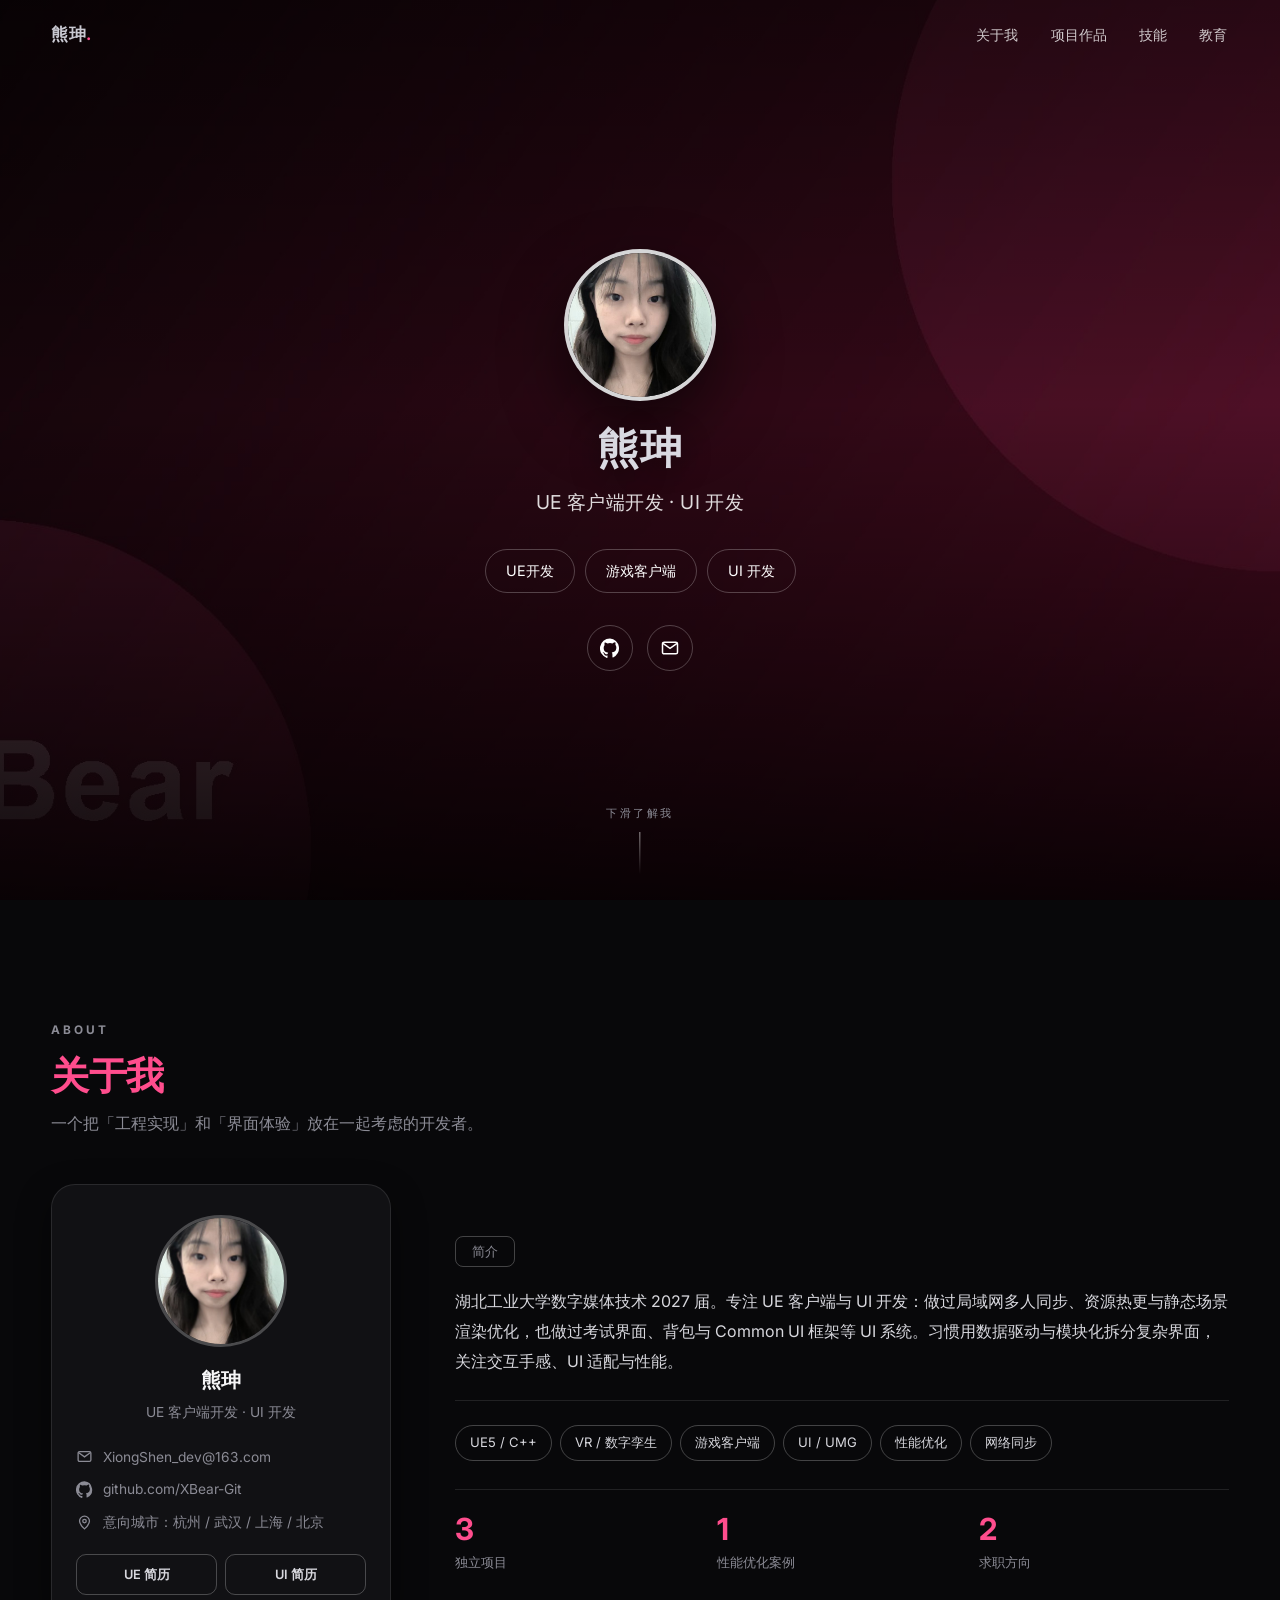
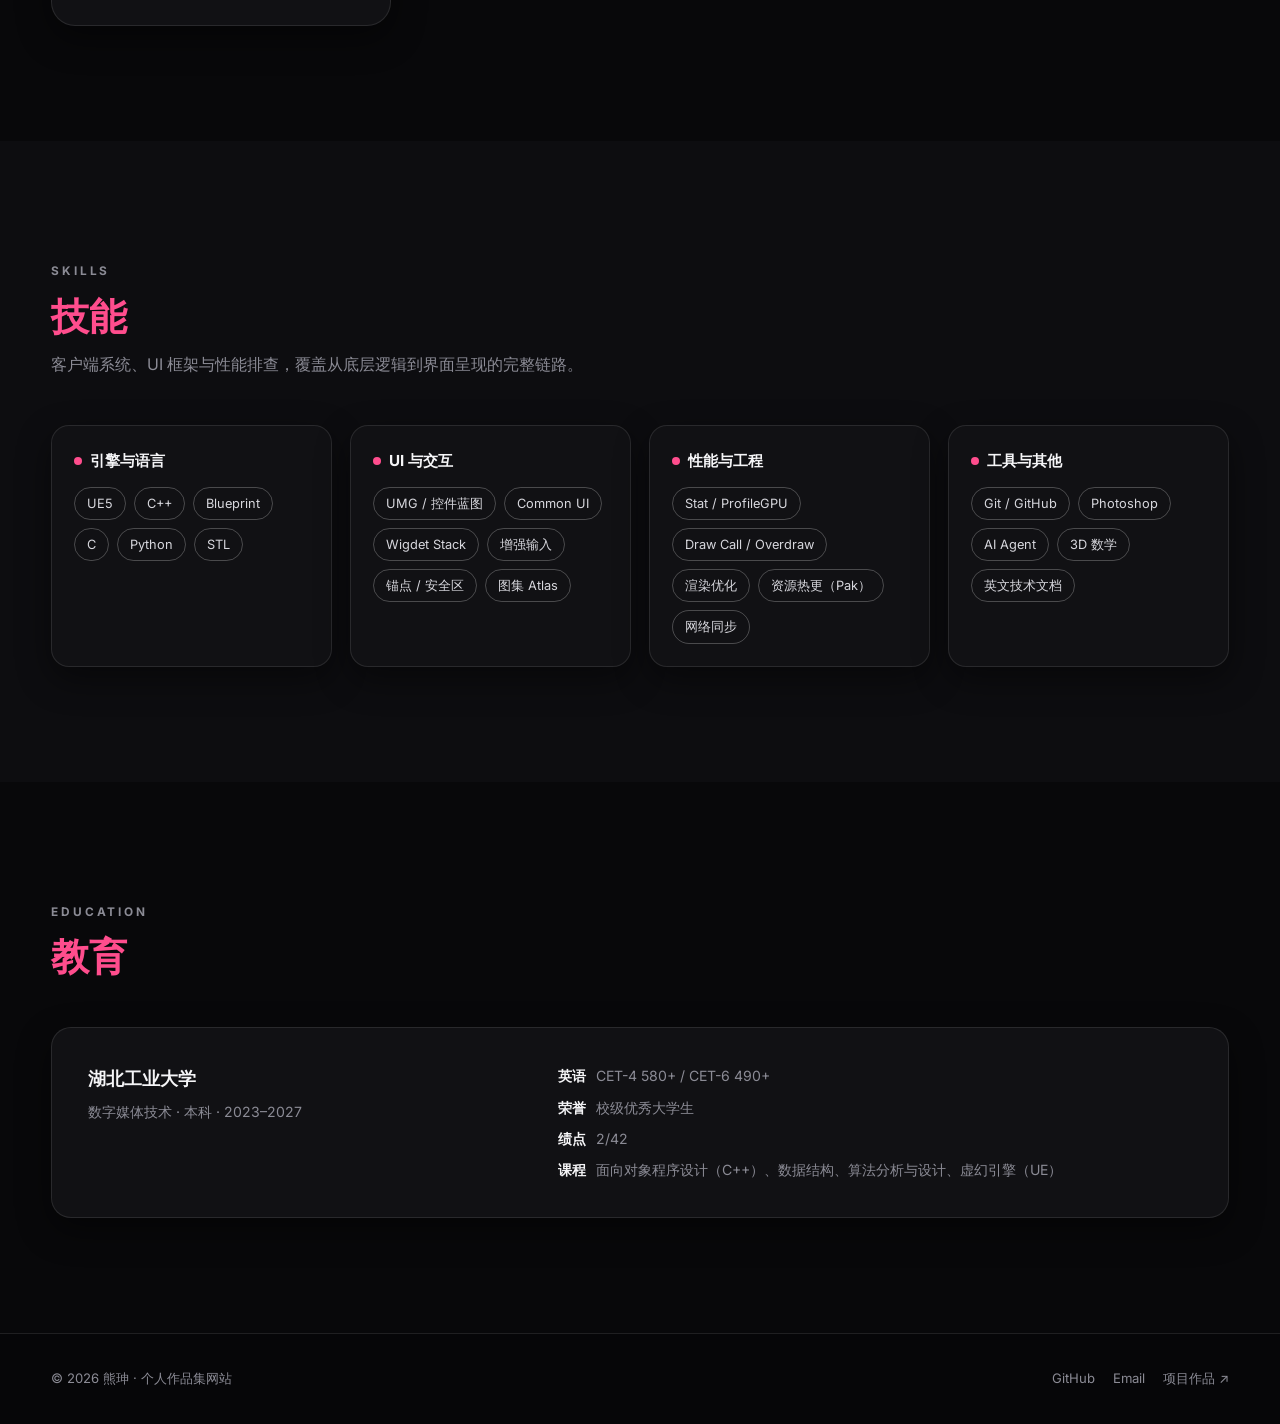
<file: index.html>
<!DOCTYPE html>
<html lang="zh-CN">
<head>
    <meta charset="UTF-8">
    <meta name="viewport" content="width=device-width, initial-scale=1.0">
    <title>熊珅 · 个人网站</title>
    <meta name="description" content="熊珅的个人网站：UE 客户端开发 / UI 开发作品集，包含项目作品、性能优化案例、技能与教育背景。">
    <link rel="icon" type="image/png" href="assets/img/favicon.png">
    <link rel="preconnect" href="https://fonts.googleapis.com">
    <link rel="preconnect" href="https://fonts.gstatic.com" crossorigin>
    <link href="https://fonts.googleapis.com/css2?family=Inter:wght@400;500;600;700&display=swap" rel="stylesheet">
    <link rel="stylesheet" href="assets/style.css">
    <link rel="preload" as="image" href="assets/img/hero/hero-1.jpg" fetchpriority="high">
</head>
<body id="top">

    <!-- ==================== 顶部导航 ==================== -->
    <nav class="nav" id="siteNav">
        <a class="brand" href="#top">熊珅<span>.</span></a>
        <div class="nav-links">
            <a href="#about">关于我</a>
            <a href="projects.html" target="_blank" rel="noopener">项目作品</a>
            <a href="#skills">技能</a>
            <a href="#education">教育</a>
        </div>
    </nav>

    <!-- ==================== Hero ==================== -->
    <header class="hero">
        <div class="hero-bg" aria-hidden="true">
            <div class="hero-slide is-active" data-hero-slide style="background-image:url('assets/img/hero/hero-1.jpg')"></div>
            <div class="hero-slide" data-hero-slide style="background-image:url('assets/img/hero/hero-2.jpg')"></div>
            <div class="hero-slide" data-hero-slide style="background-image:url('assets/img/hero/hero-3.jpg')"></div>
        </div>

        <div class="hero-inner">
            <img class="hero-avatar" src="assets/img/avatar.jpg" alt="熊珅的头像" width="512" height="512" fetchpriority="high" decoding="async">
            <h1>熊珅</h1>
            <p class="tagline">UE 客户端开发 · UI 开发</p>

            <div class="hero-pills">
                <a class="pill" href="projects.html#game" target="_blank" rel="noopener">UE开发</a>
                <a class="pill" href="projects.html#game" target="_blank" rel="noopener">游戏客户端</a>
                <a class="pill" href="projects.html#ui" target="_blank" rel="noopener">UI 开发</a>
            </div>

            <div class="hero-socials">
                <a href="https://github.com/XBear-Git" target="_blank" rel="noopener" aria-label="GitHub 主页" title="GitHub">
                    <svg viewBox="0 0 24 24" fill="currentColor" aria-hidden="true"><path d="M12 .5a12 12 0 0 0-3.8 23.4c.6.1.8-.3.8-.6v-2.2c-3.3.7-4-1.6-4-1.6-.5-1.4-1.3-1.8-1.3-1.8-1.1-.7.1-.7.1-.7 1.2.1 1.8 1.2 1.8 1.2 1.1 1.8 2.8 1.3 3.5 1 .1-.8.4-1.3.8-1.6-2.7-.3-5.5-1.3-5.5-5.9 0-1.3.5-2.4 1.2-3.2-.1-.3-.5-1.5.1-3.2 0 0 1-.3 3.3 1.2a11.5 11.5 0 0 1 6 0C17.3 4.7 18.3 5 18.3 5c.6 1.7.2 2.9.1 3.2.8.8 1.2 1.9 1.2 3.2 0 4.6-2.8 5.6-5.5 5.9.4.4.8 1.1.8 2.2v3.3c0 .3.2.7.8.6A12 12 0 0 0 12 .5z"/></svg>
                </a>
                <a href="mailto:XiongShen_dev@163.com" aria-label="发送邮件" title="Email">
                    <svg viewBox="0 0 24 24" fill="none" stroke="currentColor" stroke-width="1.8" aria-hidden="true"><rect x="3" y="5" width="18" height="14" rx="2"/><path d="m3.5 6.5 8.5 6 8.5-6"/></svg>
                </a>
            </div>
        </div>

        <a class="scroll-cue" href="#about" aria-label="向下滚动">下滑了解我</a>
    </header>

    <main>
        <!-- ==================== 关于我 ==================== -->
        <section class="section" id="about">
            <div class="wrap">
                <div class="section-head">
                    <span class="eyebrow">ABOUT</span>
                    <h2>关于我</h2>
                    <p>一个把「工程实现」和「界面体验」放在一起考虑的开发者。</p>
                </div>

                <div class="about-grid">
                    <aside class="profile-card">
                        <img src="assets/img/avatar.jpg" alt="熊珅" width="512" height="512" loading="lazy" decoding="async">
                        <div class="profile-name">熊珅</div>
                        <div class="profile-role">UE 客户端开发 · UI 开发</div>

                        <div class="profile-meta">
                            <a href="mailto:XiongShen_dev@163.com">
                                <svg viewBox="0 0 24 24" fill="none" stroke="currentColor" stroke-width="1.8" aria-hidden="true"><rect x="3" y="5" width="18" height="14" rx="2"/><path d="m3.5 6.5 8.5 6 8.5-6"/></svg>
                                XiongShen_dev@163.com
                            </a>
                            <a href="https://github.com/XBear-Git" target="_blank" rel="noopener">
                                <svg viewBox="0 0 24 24" fill="currentColor" aria-hidden="true"><path d="M12 .5a12 12 0 0 0-3.8 23.4c.6.1.8-.3.8-.6v-2.2c-3.3.7-4-1.6-4-1.6-.5-1.4-1.3-1.8-1.3-1.8-1.1-.7.1-.7.1-.7 1.2.1 1.8 1.2 1.8 1.2 1.1 1.8 2.8 1.3 3.5 1 .1-.8.4-1.3.8-1.6-2.7-.3-5.5-1.3-5.5-5.9 0-1.3.5-2.4 1.2-3.2-.1-.3-.5-1.5.1-3.2 0 0 1-.3 3.3 1.2a11.5 11.5 0 0 1 6 0C17.3 4.7 18.3 5 18.3 5c.6 1.7.2 2.9.1 3.2.8.8 1.2 1.9 1.2 3.2 0 4.6-2.8 5.6-5.5 5.9.4.4.8 1.1.8 2.2v3.3c0 .3.2.7.8.6A12 12 0 0 0 12 .5z"/></svg>
                                github.com/XBear-Git
                            </a>
                            <div>
                                <svg viewBox="0 0 24 24" fill="none" stroke="currentColor" stroke-width="1.8" aria-hidden="true"><path d="M12 21s7-6.1 7-11a7 7 0 1 0-14 0c0 4.9 7 11 7 11z"/><circle cx="12" cy="10" r="2.5"/></svg>
                                意向城市：杭州 / 武汉 / 上海 / 北京
                            </div>
                        </div>

                        <div class="resume-btns">
                            <a href="docs/resume-ue.pdf" class="js-pdf" data-pdf-title="简历 · UE / 客户端方向" target="_blank" rel="noopener">UE 简历</a>
                            <a href="docs/resume-ui.pdf" class="js-pdf" data-pdf-title="简历 · UI 方向" target="_blank" rel="noopener">UI 简历</a>
                        </div>
                    </aside>

                    <div class="about-copy">
                        <span class="about-label">简介</span>
                        <p>
                            湖北工业大学数字媒体技术 2027 届。专注 UE 客户端与 UI 开发：做过局域网多人同步、资源热更与静态场景渲染优化，也做过考试界面、背包与 Common UI 框架等 UI 系统。习惯用数据驱动与模块化拆分复杂界面，关注交互手感、UI 适配与性能。
                        </p>
                        <div class="divider"></div>
                        <div class="chips">
                            <span class="chip">UE5 / C++</span>
                            <span class="chip">VR / 数字孪生</span>
                            <span class="chip">游戏客户端</span>
                            <span class="chip">UI / UMG</span>
                            <span class="chip">性能优化</span>
                            <span class="chip">网络同步</span>
                        </div>
                        <div class="about-facts">
                            <div class="about-fact"><strong>3</strong><span>独立项目</span></div>
                            <div class="about-fact"><strong>1</strong><span>性能优化案例</span></div>
                            <div class="about-fact"><strong>2</strong><span>求职方向</span></div>
                        </div>
                    </div>
                </div>
            </div>
        </section>

        <!-- ==================== 技能 ==================== -->
        <section class="section section--alt" id="skills">
            <div class="wrap">
                <div class="section-head">
                    <span class="eyebrow">SKILLS</span>
                    <h2>技能</h2>
                    <p>客户端系统、UI 框架与性能排查，覆盖从底层逻辑到界面呈现的完整链路。</p>
                </div>

                <div class="skill-groups">
                    <div class="skill-group">
                        <h3>引擎与语言</h3>
                        <div class="skill-chips">
                            <span class="skill-chip">UE5</span>
                            <span class="skill-chip">C++</span>
                            <span class="skill-chip">Blueprint</span>
                            <span class="skill-chip">C</span>
                            <span class="skill-chip">Python</span>
                            <span class="skill-chip">STL</span>
                        </div>
                    </div>
                    <div class="skill-group">
                        <h3>UI 与交互</h3>
                        <div class="skill-chips">
                            <span class="skill-chip">UMG / 控件蓝图</span>
                            <span class="skill-chip">Common UI</span>
                            <span class="skill-chip">Wigdet Stack</span>
                            <span class="skill-chip">增强输入</span>
                            <span class="skill-chip">锚点 / 安全区</span>
                            <span class="skill-chip">图集 Atlas</span>
                        </div>
                    </div>
                    <div class="skill-group">
                        <h3>性能与工程</h3>
                        <div class="skill-chips">
                            <span class="skill-chip">Stat / ProfileGPU</span>
                            <span class="skill-chip">Draw Call / Overdraw</span>
                            <span class="skill-chip">渲染优化</span>
                            <span class="skill-chip">资源热更（Pak）</span>
                            <span class="skill-chip">网络同步</span>
                        </div>
                    </div>
                    <div class="skill-group">
                        <h3>工具与其他</h3>
                        <div class="skill-chips">
                            <span class="skill-chip">Git / GitHub</span>
                            <span class="skill-chip">Photoshop</span>
                            <span class="skill-chip">AI Agent</span>
                            <span class="skill-chip">3D 数学</span>
                            <span class="skill-chip">英文技术文档</span>
                        </div>
                    </div>
                </div>
            </div>
        </section>

        <!-- ==================== 教育 ==================== -->
        <section class="section" id="education">
            <div class="wrap">
                <div class="section-head">
                    <span class="eyebrow">EDUCATION</span>
                    <h2>教育</h2>
                </div>

                <div class="edu-card">
                    <div>
                        <h3>湖北工业大学</h3>
                        <div class="edu-sub">数字媒体技术 · 本科 · 2023–2027</div>
                    </div>
                    <div class="edu-list">
                        <div><span>英语</span>CET-4 580+ / CET-6 490+</div>
                        <div><span>荣誉</span>校级优秀大学生</div>
                        <div><span>绩点</span>2/42</div>
                        <div><span>课程</span>面向对象程序设计（C++）、数据结构、算法分析与设计、虚幻引擎（UE）</div>
                    </div>
                </div>
            </div>
        </section>
    </main>

    <!-- ==================== 页脚 ==================== -->
    <footer class="footer">
        <div class="wrap">
            <div>© 2026 熊珅 · 个人作品集网站</div>
            <div class="footer-links">
                <a href="https://github.com/XBear-Git" target="_blank" rel="noopener">GitHub</a>
                <a href="mailto:XiongShen_dev@163.com">Email</a>
                <a href="projects.html" target="_blank" rel="noopener">项目作品 ↗</a>
            </div>
        </div>
    </footer>

    <!-- ==================== PDF 弹窗 ==================== -->
    <div class="pdf-modal" id="pdfModal" hidden>
        <div class="pdf-modal-backdrop" data-pdf-close></div>
        <div class="pdf-modal-panel" role="dialog" aria-modal="true" aria-labelledby="pdfModalTitle">
            <div class="pdf-modal-head">
                <span class="pdf-modal-title" id="pdfModalTitle">PDF</span>
                <div class="pdf-modal-actions">
                    <a class="pdf-modal-external" id="pdfModalExternal" href="#" target="_blank" rel="noopener">在新标签打开 ↗</a>
                    <button type="button" class="pdf-modal-close" data-pdf-close aria-label="关闭">✕</button>
                </div>
            </div>
            <div class="pdf-modal-body">
                <iframe id="pdfModalFrame" title="PDF 预览" src="about:blank"></iframe>
            </div>
        </div>
    </div>

    <script src="assets/site.js"></script>
</body>
</html>
</file>
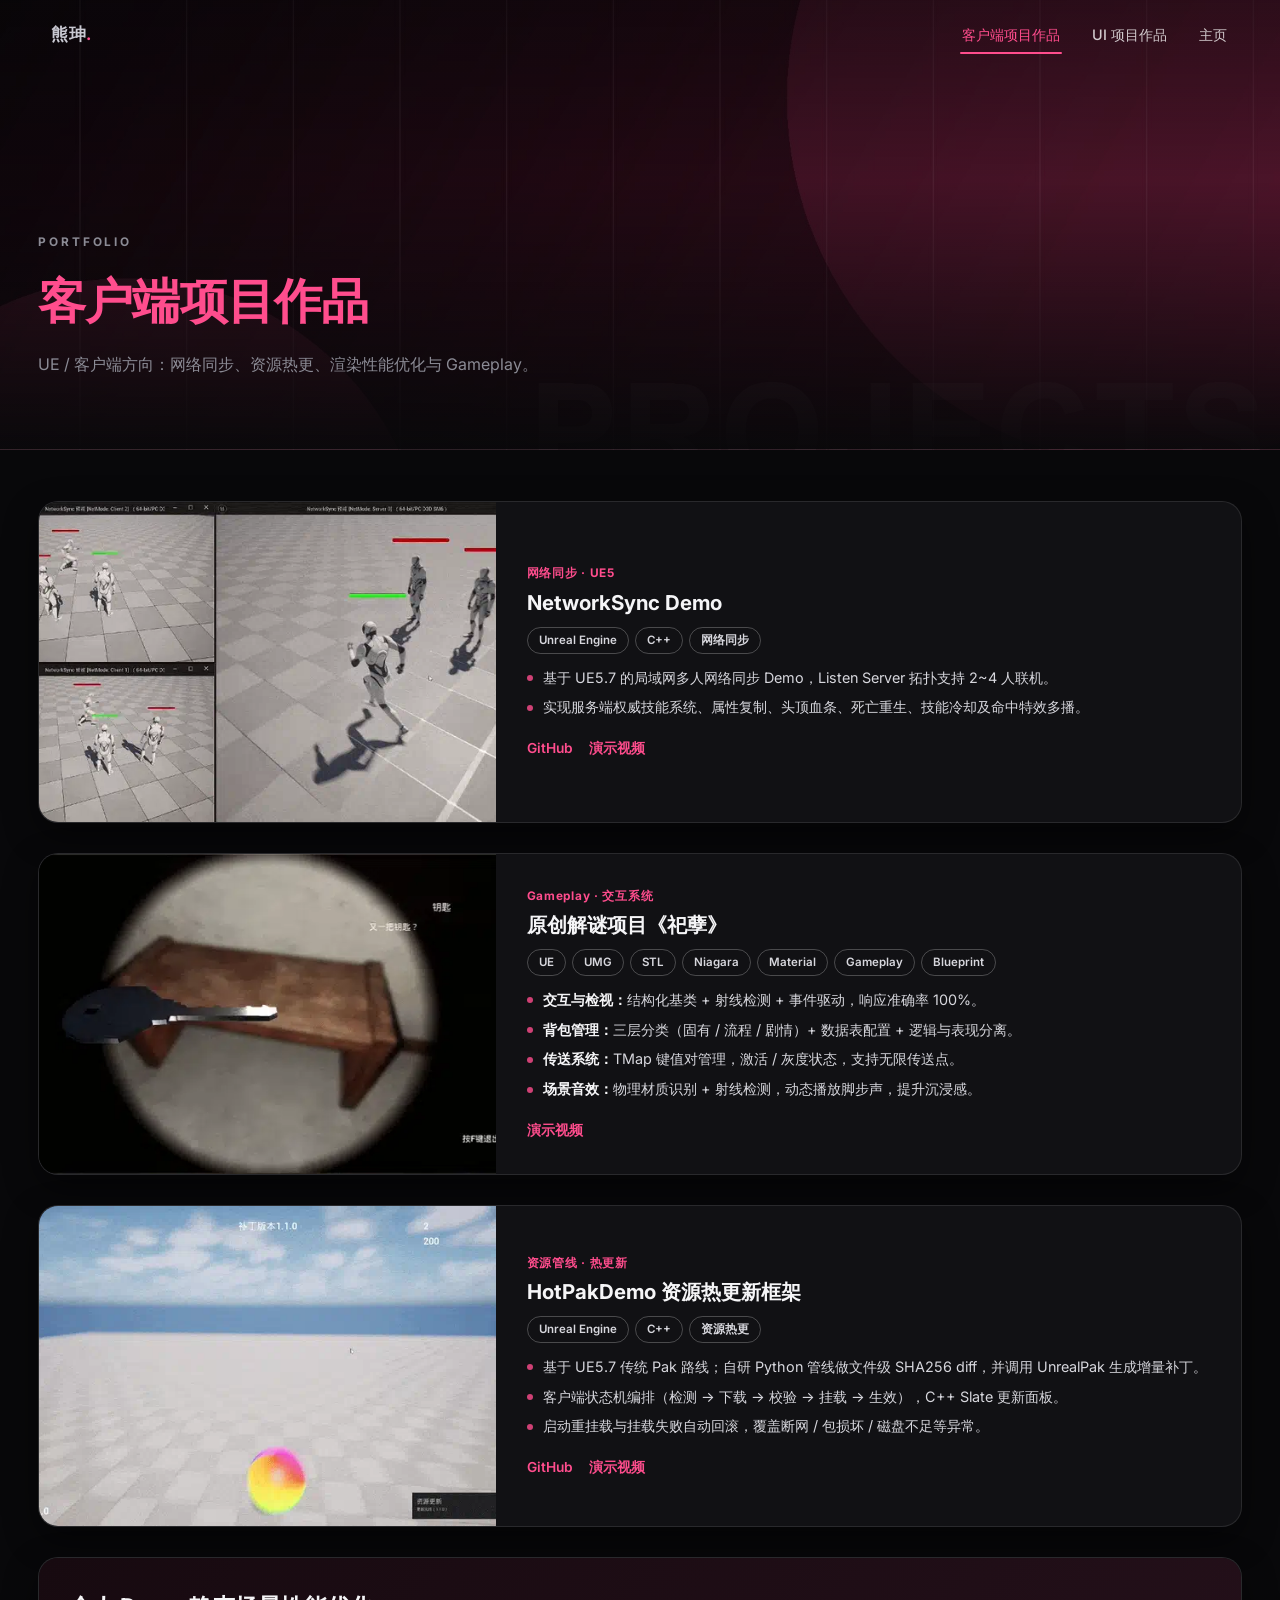
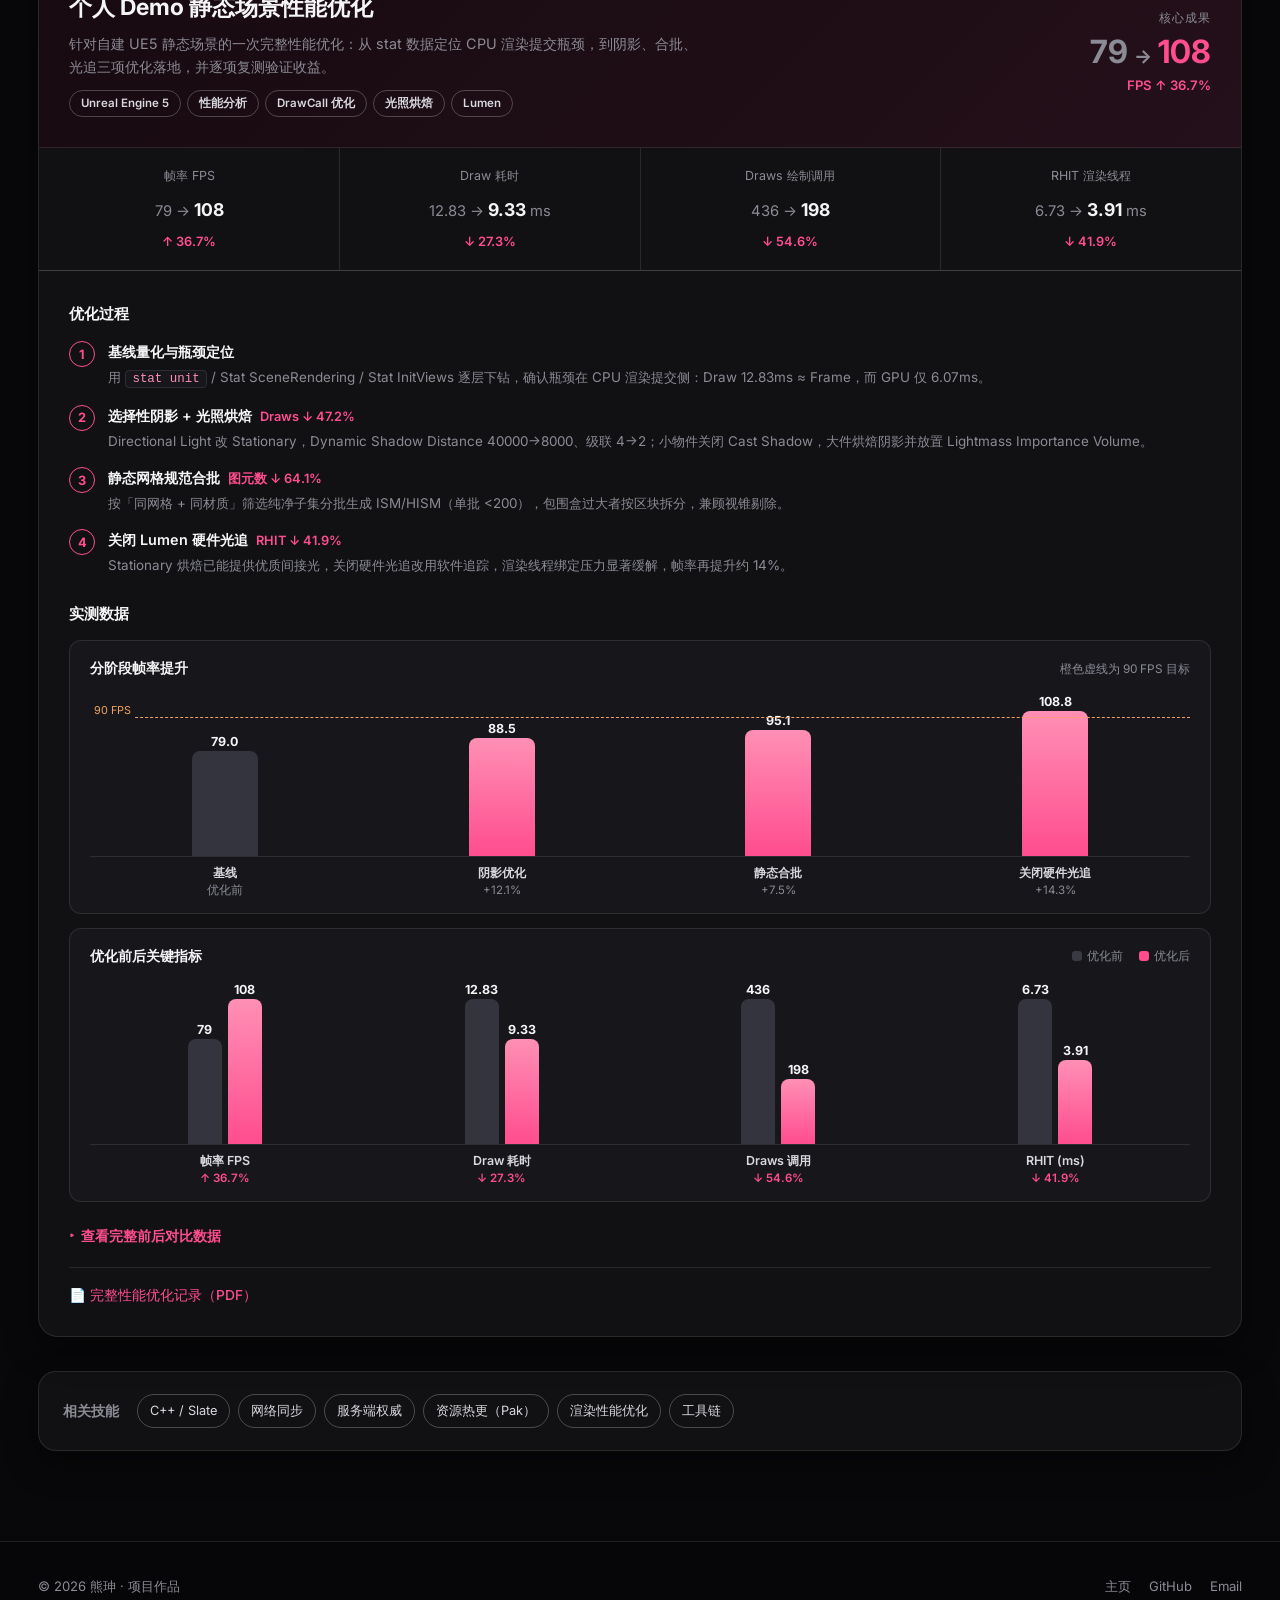
<file: projects.html>
<!DOCTYPE html>
<html lang="zh-CN">
<head>
    <meta charset="UTF-8">
    <meta name="viewport" content="width=device-width, initial-scale=1.0">
    <title>项目作品 · 熊珅</title>
    <meta name="description" content="熊珅的项目作品：UE / 游戏客户端方向与 UI 开发方向的项目及性能优化案例。">
    <link rel="icon" type="image/png" href="assets/img/favicon.png">
    <link rel="preconnect" href="https://fonts.googleapis.com">
    <link rel="preconnect" href="https://fonts.gstatic.com" crossorigin>
    <link href="https://fonts.googleapis.com/css2?family=Inter:wght@400;500;600;700&display=swap" rel="stylesheet">
    <link rel="stylesheet" href="assets/style.css">
    <link rel="preload" as="image" href="assets/img/projects-banner.jpg" fetchpriority="high">
</head>
<body class="page-projects">

    <!-- ==================== 顶部导航（双 Tab） ==================== -->
    <nav class="nav" id="siteNav">
        <a class="brand" href="index.html">熊珅<span>.</span></a>
        <div class="nav-links">
            <button type="button" data-tab="game" class="is-active">客户端项目作品</button>
            <button type="button" data-tab="ui">UI 项目作品</button>
            <a class="nav-cta" href="index.html">主页</a>
        </div>
    </nav>

    <!-- ==================== 页头 ==================== -->
    <header class="projects-head">
        <div class="wrap--wide">
            <div>
                <span class="eyebrow">PORTFOLIO</span>
                <h1 data-panel-title>客户端项目作品</h1>
                <p data-panel-desc>UE / 客户端方向：网络同步、资源热更、渲染性能优化与 Gameplay。</p>
            </div>
        </div>
    </header>

    <main>
        <!-- ============================================================
             Panel · 客户端作品
             ============================================================ -->
        <div class="panel is-active" data-panel="game" id="panel-game" role="tabpanel" aria-label="客户端项目作品">
            <div class="cards">

                <!-- NetworkSync -->
                <article class="card">
                    <div class="card-media">
                        <img src="assets/img/client/project1.webp" loading="lazy" decoding="async" width="640" height="376" alt="NetworkSync Demo 演示">
                    </div>
                    <div class="card-body">
                        <div class="kicker">网络同步 · UE5</div>
                        <h3>NetworkSync Demo</h3>
                        <div class="tags">
                            <span class="tag">Unreal Engine</span>
                            <span class="tag">C++</span>
                            <span class="tag">网络同步</span>
                        </div>
                        <ul class="points">
                            <li>基于 UE5.7 的局域网多人网络同步 Demo，Listen Server 拓扑支持 2~4 人联机。</li>
                            <li>实现服务端权威技能系统、属性复制、头顶血条、死亡重生、技能冷却及命中特效多播。</li>
                        </ul>
                        <div class="card-links">
                            <a href="https://github.com/XBear-Git/UE-NetSync-Demo" target="_blank" rel="noopener">GitHub</a>
                            <a href="https://www.bilibili.com/video/BV1RWa36MEmf/" target="_blank" rel="noopener">演示视频</a>
                        </div>
                    </div>
                </article>

                <!-- 祀孽 -->
                <article class="card">
                    <div class="card-media">
                        <img src="assets/img/client/project3.webp" loading="lazy" decoding="async" width="640" height="367" alt="原创解谜项目《祀孽》演示">
                    </div>
                    <div class="card-body">
                        <div class="kicker">Gameplay · 交互系统</div>
                        <h3>原创解谜项目《祀孽》</h3>
                        <div class="tags">
                            <span class="tag">UE</span>
                            <span class="tag">UMG</span>
                            <span class="tag">STL</span>
                            <span class="tag">Niagara</span>
                            <span class="tag">Material</span>
                            <span class="tag">Gameplay</span>
                            <span class="tag">Blueprint</span>
                        </div>
                        <ul class="points">
                            <li><strong>交互与检视：</strong>结构化基类 + 射线检测 + 事件驱动，响应准确率 100%。</li>
                            <li><strong>背包管理：</strong>三层分类（固有 / 流程 / 剧情）+ 数据表配置 + 逻辑与表现分离。</li>
                            <li><strong>传送系统：</strong>TMap 键值对管理，激活 / 灰度状态，支持无限传送点。</li>
                            <li><strong>场景音效：</strong>物理材质识别 + 射线检测，动态播放脚步声，提升沉浸感。</li>
                        </ul>
                        <div class="card-links">
                            <a href="https://www.bilibili.com/video/BV1Bup46hE1B/?vd_source=54a3fe0864b012961aa26ec2aaa60e0f" target="_blank" rel="noopener">演示视频</a>
                        </div>
                    </div>
                </article>

                <!-- HotPak -->
                <article class="card">
                    <div class="card-media">
                        <img src="assets/img/client/project2.webp" loading="lazy" decoding="async" width="640" height="401" alt="HotPakDemo 资源热更新演示">
                    </div>
                    <div class="card-body">
                        <div class="kicker">资源管线 · 热更新</div>
                        <h3>HotPakDemo 资源热更新框架</h3>
                        <div class="tags">
                            <span class="tag">Unreal Engine</span>
                            <span class="tag">C++</span>
                            <span class="tag">资源热更</span>
                        </div>
                        <ul class="points">
                            <li>基于 UE5.7 传统 Pak 路线；自研 Python 管线做文件级 SHA256 diff，并调用 UnrealPak 生成增量补丁。</li>
                            <li>客户端状态机编排（检测 → 下载 → 校验 → 挂载 → 生效），C++ Slate 更新面板。</li>
                            <li>启动重挂载与挂载失败自动回滚，覆盖断网 / 包损坏 / 磁盘不足等异常。</li>
                        </ul>
                        <div class="card-links">
                            <a href="https://github.com/XBear-Git/UE-HotPak-Demo" target="_blank" rel="noopener">GitHub</a>
                            <a href="https://www.bilibili.com/video/BV1kwHC6jEtJ/" target="_blank" rel="noopener">演示视频</a>
                        </div>
                    </div>
                </article>

                <!-- 性能优化案例（客户端版） -->
                <section class="perf-case" aria-labelledby="perf-game-title">
                    <div class="perf-case-head">
                        <div>
                            <h3 id="perf-game-title">个人 Demo 静态场景性能优化</h3>
                            <p class="perf-desc">针对自建 UE5 静态场景的一次完整性能优化：从 stat 数据定位 CPU 渲染提交瓶颈，到阴影、合批、光追三项优化落地，并逐项复测验证收益。</p>
                            <div class="tags">
                                <span class="tag">Unreal Engine 5</span>
                                <span class="tag">性能分析</span>
                                <span class="tag">DrawCall 优化</span>
                                <span class="tag">光照烘焙</span>
                                <span class="tag">Lumen</span>
                            </div>
                        </div>
                        <div class="perf-hero">
                            <div class="hero-label">核心成果</div>
                            <div class="hero-value"><span class="hero-from">79</span><span class="hero-arrow">→</span><span class="hero-to">108</span></div>
                            <div class="hero-delta">FPS ↑ 36.7%</div>
                        </div>
                    </div>

                    <div class="perf-metrics">
                        <div class="perf-metric"><div class="m-label">帧率 FPS</div><div class="m-values">79 → <strong>108</strong></div><div class="m-delta">↑ 36.7%</div></div>
                        <div class="perf-metric"><div class="m-label">Draw 耗时</div><div class="m-values">12.83 → <strong>9.33</strong> ms</div><div class="m-delta">↓ 27.3%</div></div>
                        <div class="perf-metric"><div class="m-label">Draws 绘制调用</div><div class="m-values">436 → <strong>198</strong></div><div class="m-delta">↓ 54.6%</div></div>
                        <div class="perf-metric"><div class="m-label">RHIT 渲染线程</div><div class="m-values">6.73 → <strong>3.91</strong> ms</div><div class="m-delta">↓ 41.9%</div></div>
                    </div>

                    <div class="perf-body">
                        <div class="perf-subtitle">优化过程</div>
                        <div class="perf-steps">
                            <div class="perf-step"><div class="step-no">1</div><div><div class="step-title">基线量化与瓶颈定位</div><p>用 <code>stat unit</code> / Stat SceneRendering / Stat InitViews 逐层下钻，确认瓶颈在 CPU 渲染提交侧：Draw 12.83ms ≈ Frame，而 GPU 仅 6.07ms。</p></div></div>
                            <div class="perf-step"><div class="step-no">2</div><div><div class="step-title">选择性阴影 + 光照烘焙<span class="step-gain">Draws ↓ 47.2%</span></div><p>Directional Light 改 Stationary，Dynamic Shadow Distance 40000→8000、级联 4→2；小物件关闭 Cast Shadow，大件烘焙阴影并放置 Lightmass Importance Volume。</p></div></div>
                            <div class="perf-step"><div class="step-no">3</div><div><div class="step-title">静态网格规范合批<span class="step-gain">图元数 ↓ 64.1%</span></div><p>按「同网格 + 同材质」筛选纯净子集分批生成 ISM/HISM（单批 &lt;200），包围盒过大者按区块拆分，兼顾视锥剔除。</p></div></div>
                            <div class="perf-step"><div class="step-no">4</div><div><div class="step-title">关闭 Lumen 硬件光追<span class="step-gain">RHIT ↓ 41.9%</span></div><p>Stationary 烘焙已能提供优质间接光，关闭硬件光追改用软件追踪，渲染线程绑定压力显著缓解，帧率再提升约 14%。</p></div></div>
                        </div>

                        <div class="perf-subtitle" style="margin-top: 24px;">实测数据</div>

                        <div class="perf-chart">
                            <div class="chart-head"><span class="chart-title">分阶段帧率提升</span><span class="chart-note">橙色虚线为 90 FPS 目标</span></div>
                            <div class="chart-plot">
                                <div class="chart-target" style="bottom: 82.7%;"><span>90 FPS</span></div>
                                <div class="chart-col"><div class="chart-bar b-before" style="--h: 72.6%;"><span class="bar-val">79.0</span></div></div>
                                <div class="chart-col"><div class="chart-bar b-after" style="--h: 81.4%;"><span class="bar-val">88.5</span></div></div>
                                <div class="chart-col"><div class="chart-bar b-after" style="--h: 87.5%;"><span class="bar-val">95.1</span></div></div>
                                <div class="chart-col"><div class="chart-bar b-after" style="--h: 100%;"><span class="bar-val">108.8</span></div></div>
                            </div>
                            <div class="chart-x-labels">
                                <div>基线<small>优化前</small></div>
                                <div>阴影优化<small>+12.1%</small></div>
                                <div>静态合批<small>+7.5%</small></div>
                                <div>关闭硬件光追<small>+14.3%</small></div>
                            </div>
                        </div>

                        <div class="perf-chart">
                            <div class="chart-head">
                                <span class="chart-title">优化前后关键指标</span>
                                <span class="chart-legend"><span class="legend-item"><i class="legend-dot before"></i>优化前</span><span class="legend-item"><i class="legend-dot after"></i>优化后</span></span>
                            </div>
                            <div class="group-chart">
                                <div class="chart-group"><div class="chart-bar b-before" style="--h: 73%;"><span class="bar-val">79</span></div><div class="chart-bar b-after" style="--h: 100%;"><span class="bar-val">108</span></div></div>
                                <div class="chart-group"><div class="chart-bar b-before" style="--h: 100%;"><span class="bar-val">12.83</span></div><div class="chart-bar b-after" style="--h: 73%;"><span class="bar-val">9.33</span></div></div>
                                <div class="chart-group"><div class="chart-bar b-before" style="--h: 100%;"><span class="bar-val">436</span></div><div class="chart-bar b-after" style="--h: 45%;"><span class="bar-val">198</span></div></div>
                                <div class="chart-group"><div class="chart-bar b-before" style="--h: 100%;"><span class="bar-val">6.73</span></div><div class="chart-bar b-after" style="--h: 58%;"><span class="bar-val">3.91</span></div></div>
                            </div>
                            <div class="group-labels">
                                <div>帧率 FPS<span class="g-delta">↑ 36.7%</span></div>
                                <div>Draw 耗时<span class="g-delta">↓ 27.3%</span></div>
                                <div>Draws 调用<span class="g-delta">↓ 54.6%</span></div>
                                <div>RHIT (ms)<span class="g-delta">↓ 41.9%</span></div>
                            </div>
                        </div>

                        <details class="perf-details">
                            <summary>查看完整前后对比数据</summary>
                            <table class="perf-table">
                                <thead><tr><th>指标</th><th>优化前</th><th>优化后</th><th>提升幅度</th></tr></thead>
                                <tbody>
                                    <tr><td>帧率 FPS</td><td>79</td><td>108</td><td class="good">+36.7%</td></tr>
                                    <tr><td>Frame 帧时间 (ms)</td><td>12.84</td><td>9.19</td><td class="good">-28.4%</td></tr>
                                    <tr><td>Draw 耗时 (ms)</td><td>12.83</td><td>9.33</td><td class="good">-27.3%</td></tr>
                                    <tr><td>RHIT (ms)</td><td>6.73</td><td>3.91</td><td class="good">-41.9%</td></tr>
                                    <tr><td>GPU Time (ms)</td><td>6.07</td><td>4.84</td><td class="good">-20.3%</td></tr>
                                    <tr><td>Draws 总绘制调用</td><td>436</td><td>198</td><td class="good">-54.6%</td></tr>
                                    <tr><td>DrawPrimitive Calls</td><td>537.2</td><td>258.13</td><td class="good">-51.9%</td></tr>
                                    <tr><td>Triangles Drawn</td><td>101K</td><td>55.6K</td><td class="good">-44.9%</td></tr>
                                    <tr><td>Processed Primitives</td><td>2485</td><td>891</td><td class="good">-64.1%</td></tr>
                                    <tr><td>Visible Raytracing Primitives</td><td>1912</td><td>610</td><td class="good">-68.1%</td></tr>
                                </tbody>
                            </table>
                        </details>

                        <div class="perf-links">
                            <a href="docs/performance-optimization.pdf" class="js-pdf" data-pdf-title="性能优化记录" target="_blank" rel="noopener">📄 完整性能优化记录（PDF）</a>
                        </div>
                    </div>
                </section>
            </div>

            <div class="panel-skills">
                <h3>相关技能</h3>
                <div class="skill-chips">
                    <span class="skill-chip">C++ / Slate</span>
                    <span class="skill-chip">网络同步</span>
                    <span class="skill-chip">服务端权威</span>
                    <span class="skill-chip">资源热更（Pak）</span>
                    <span class="skill-chip">渲染性能优化</span>
                    <span class="skill-chip">工具链</span>
                </div>
            </div>
        </div>

        <!-- ============================================================
             Panel · UI 作品
             ============================================================ -->
        <div class="panel" data-panel="ui" id="panel-ui" role="tabpanel" aria-label="UI 项目作品">
            <div class="cards">

                <!-- 考试界面 -->
                <article class="card">
                    <div class="card-media is-contain" data-carousel>
                        <div class="carousel">
                            <div class="carousel-track">
                                <img class="carousel-slide" src="assets/img/ui/ui-exam-1.jpg" loading="lazy" decoding="async" width="1000" height="750" alt="考试答题界面：题目导航、选项与提交按钮">
                                <img class="carousel-slide" src="assets/img/ui/ui-exam-2.jpg" loading="lazy" decoding="async" width="1000" height="750" alt="考试结果界面：分数、正确题数与答题分析">
                                <img class="carousel-slide" src="assets/img/ui/ui-exam-3.jpg" loading="lazy" decoding="async" width="1000" height="750" alt="JSON 题库到 UMG 数据绑定的结构示意">
                            </div>
                            <div class="carousel-dots">
                                <button class="carousel-dot is-active" type="button" aria-label="第 1 张：答题界面"></button>
                                <button class="carousel-dot" type="button" aria-label="第 2 张：结果界面"></button>
                                <button class="carousel-dot" type="button" aria-label="第 3 张：数据绑定示意"></button>
                            </div>
                        </div>
                    </div>
                    <div class="card-body">
                        <div class="kicker">实习项目</div>
                        <h3>VR / PC 考试界面系统</h3>
                        <div class="tags">
                            <span class="tag">UE5</span><span class="tag">UMG</span><span class="tag">C++</span><span class="tag">JSON</span><span class="tag">事件分发</span>
                        </div>
                        <ul class="points">
                            <li><strong>数据驱动：</strong>从 JSON 文件读取题库 → C++ 结构体 → UMG 数据绑定，换题 / 加题型不改 UI 逻辑。</li>
                            <li><strong>多层级页面：</strong>用页面切换与叠加容器组织登录、答题、交卷、结果，状态机统一管理流程。</li>
                            <li><strong>解耦与适配：</strong>事件分发 + 锚点 / DPI 缩放，修复 UI 状态丢失、引用拷贝等 10+ 问题。</li>
                        </ul>
                    </div>
                </article>

                <!-- 背包 UI -->
                <article class="card">
                    <div class="card-media is-contain" data-carousel>
                        <div class="carousel">
                            <div class="carousel-track">
                                <img class="carousel-slide" src="assets/img/ui/ui-bag-1.jpg" loading="lazy" decoding="async" width="1000" height="626" alt="背包主界面：分类页签、物品网格与详情面板">
                                <img class="carousel-slide" src="assets/img/ui/ui-bag-2.jpg" loading="lazy" decoding="async" width="1000" height="626" alt="背包中的检视界面效果">
                                <img class="carousel-slide" src="assets/img/ui/ui-bag-3.jpg" loading="lazy" decoding="async" width="1000" height="626" alt="阅读界面的效果">
                            </div>
                            <div class="carousel-dots">
                                <button class="carousel-dot is-active" type="button" aria-label="第 1 张：背包主界面"></button>
                                <button class="carousel-dot" type="button" aria-label="第 2 张：检视界面"></button>
                                <button class="carousel-dot" type="button" aria-label="第 3 张：阅读界面"></button>
                            </div>
                        </div>
                    </div>
                    <div class="card-body">
                        <div class="kicker">自研解谜项目</div>
                        <h3>背包与物品 UI 系统</h3>
                        <div class="tags">
                            <span class="tag">UE5</span><span class="tag">UMG</span><span class="tag">蓝图</span><span class="tag">数据表</span><span class="tag">输入状态</span>
                        </div>
                        <ul class="points">
                            <li><strong>数据驱动分类：</strong>用 DataTable 与 Struct 管理关键物品、线索文档和可使用物品，按类型维护三个分类数组；新增物品只改数据表。</li>
                            <li><strong>动态槽位与详情：</strong>WidgetSwitcher + WrapBox 组织三类物品，刷新时动态生成槽位、隐藏空槽；悬停刷新详情，左键弹出菜单。</li>
                            <li><strong>3D 检视与输入闭环：</strong>场景捕获 → 渲染纹理 → UI 材质显示模型，支持旋转 / 缩放 / 复位；四态输入管理，Tab 开关背包。</li>
                        </ul>
                        <div class="card-links">
                            <a href="https://www.bilibili.com/video/BV1YRnH6qExg/?vd_source=54a3fe0864b012961aa26ec2aaa60e0f" target="_blank" rel="noopener">演示视频</a>
                        </div>
                    </div>
                </article>

                <!-- Common UI -->
                <article class="card">
                    <div class="card-media is-contain" data-carousel>
                        <div class="carousel">
                            <div class="carousel-track">
                                <img class="carousel-slide" src="assets/img/ui/ui-common-1.jpg" loading="lazy" decoding="async" width="1000" height="566" alt="Common UI 的 Game、Menu、Modal 三层结构与输入路由">
                                <img class="carousel-slide" src="assets/img/ui/ui-common-2.jpg" loading="lazy" decoding="async" width="1000" height="566" alt="模态弹窗、输入屏蔽与焦点恢复示意">
                                <img class="carousel-slide" src="assets/img/ui/ui-common-3.jpg" loading="lazy" decoding="async" width="1000" height="566" alt="Common UI 样式表、按钮与文本样式复用">
                            </div>
                            <div class="carousel-dots">
                                <button class="carousel-dot is-active" type="button" aria-label="第 1 张：分层与输入路由"></button>
                                <button class="carousel-dot" type="button" aria-label="第 2 张：模态弹窗与焦点"></button>
                                <button class="carousel-dot" type="button" aria-label="第 3 张：样式与组件复用"></button>
                            </div>
                        </div>
                    </div>
                    <div class="card-body">
                        <div class="kicker">UI 框架专项</div>
                        <h3>Common UI 前端菜单框架</h3>
                        <div class="tags">
                            <span class="tag">Common UI</span><span class="tag">C++</span><span class="tag">Widget Stack</span><span class="tag">数据驱动</span><span class="tag">异步加载</span>
                        </div>
                        <ul class="points">
                            <li><strong>分层 UI 框架：</strong>用 Gameplay Tag 映射界面与 Widget Stack，结合软引用与异步加载按需创建页面；C++ 统一处理入栈 / 出栈、弹窗与焦点。</li>
                            <li><strong>数据驱动选项：</strong>设置项由数据对象与注册表配置，页签、列表与详情联动；属性读写代理绑定用户设置，新增选项只需登记数据。</li>
                            <li><strong>通用组件与主链路：</strong>以 C++ 基类封装按钮、页签、列表与轮播控件；打通启动 → 主菜单 → 选项 → 退出确认流程。</li>
                        </ul>
                        <div class="card-links">
                            <a href="https://github.com/XBear-Git/MenuSystem-CommonUI" target="_blank" rel="noopener">GitHub</a>
                            <a href="#" class="is-todo" title="演示视频待补充" aria-disabled="true">演示视频</a>
                            <span class="card-note">框架已建好，设置应用逻辑待完善</span>
                        </div>
                    </div>
                </article>

                <!-- 性能优化案例（UI 版） -->
                <section class="perf-case" aria-labelledby="perf-ui-title">
                    <div class="perf-case-head">
                        <div>
                            <h3 id="perf-ui-title">静态场景性能优化 · UI 视角</h3>
                            <p class="perf-desc">从 stat 数据定位 CPU 渲染提交瓶颈，到阴影、合批、光追三项优化落地并复测。案例中的 Draw Call / 合批 / 层级分析，同样适用于 UMG 图集与 UI 性能排查。</p>
                            <div class="tags">
                                <span class="tag">Unreal Engine 5</span>
                                <span class="tag">DrawCall / 合批</span>
                                <span class="tag">图集</span>
                                <span class="tag">UI 性能排查</span>
                            </div>
                        </div>
                        <div class="perf-hero">
                            <div class="hero-label">核心成果</div>
                            <div class="hero-value"><span class="hero-from">79</span><span class="hero-arrow">→</span><span class="hero-to">108</span></div>
                            <div class="hero-delta">FPS ↑ 36.7%</div>
                        </div>
                    </div>

                    <div class="perf-metrics">
                        <div class="perf-metric"><div class="m-label">帧率 FPS</div><div class="m-values">79 → <strong>108</strong></div><div class="m-delta">↑ 36.7%</div></div>
                        <div class="perf-metric"><div class="m-label">Draw 耗时</div><div class="m-values">12.83 → <strong>9.33</strong> ms</div><div class="m-delta">↓ 27.3%</div></div>
                        <div class="perf-metric"><div class="m-label">Draws 绘制调用</div><div class="m-values">436 → <strong>198</strong></div><div class="m-delta">↓ 54.6%</div></div>
                        <div class="perf-metric"><div class="m-label">RHIT 渲染线程</div><div class="m-values">6.73 → <strong>3.91</strong> ms</div><div class="m-delta">↓ 41.9%</div></div>
                    </div>

                    <div class="perf-body">
                        <div class="perf-subtitle">优化过程</div>
                        <div class="perf-steps">
                            <div class="perf-step"><div class="step-no">1</div><div><div class="step-title">基线量化与瓶颈定位</div><p>用 <code>stat unit</code> / Stat SceneRendering / Stat InitViews 逐层下钻，确认瓶颈在 CPU 渲染提交侧：Draw 12.83ms ≈ Frame，而 GPU 仅 6.07ms。</p></div></div>
                            <div class="perf-step"><div class="step-no">2</div><div><div class="step-title">选择性阴影 + 光照烘焙<span class="step-gain">Draws ↓ 47.2%</span></div><p>Directional Light 改 Stationary，Dynamic Shadow Distance 40000→8000、级联 4→2；小物件关闭 Cast Shadow，大件烘焙阴影并放置 Lightmass Importance Volume。</p></div></div>
                            <div class="perf-step"><div class="step-no">3</div><div><div class="step-title">静态网格规范合批<span class="step-gain">图元数 ↓ 64.1%</span></div><p>按「同网格 + 同材质」筛选纯净子集分批生成 ISM/HISM（单批 &lt;200），包围盒过大者按区块拆分，兼顾视锥剔除。</p></div></div>
                            <div class="perf-step"><div class="step-no">4</div><div><div class="step-title">关闭 Lumen 硬件光追<span class="step-gain">RHIT ↓ 41.9%</span></div><p>Stationary 烘焙已能提供优质间接光，关闭硬件光追改用软件追踪，渲染线程绑定压力显著缓解，帧率再提升约 14%。</p></div></div>
                        </div>

                        <div class="perf-subtitle" style="margin-top: 24px;">实测数据</div>

                        <div class="perf-chart">
                            <div class="chart-head"><span class="chart-title">分阶段帧率提升</span><span class="chart-note">橙色虚线为 90 FPS 目标</span></div>
                            <div class="chart-plot">
                                <div class="chart-target" style="bottom: 82.7%;"><span>90 FPS</span></div>
                                <div class="chart-col"><div class="chart-bar b-before" style="--h: 72.6%;"><span class="bar-val">79.0</span></div></div>
                                <div class="chart-col"><div class="chart-bar b-after" style="--h: 81.4%;"><span class="bar-val">88.5</span></div></div>
                                <div class="chart-col"><div class="chart-bar b-after" style="--h: 87.5%;"><span class="bar-val">95.1</span></div></div>
                                <div class="chart-col"><div class="chart-bar b-after" style="--h: 100%;"><span class="bar-val">108.8</span></div></div>
                            </div>
                            <div class="chart-x-labels">
                                <div>基线<small>优化前</small></div>
                                <div>阴影优化<small>+12.1%</small></div>
                                <div>静态合批<small>+7.5%</small></div>
                                <div>关闭硬件光追<small>+14.3%</small></div>
                            </div>
                        </div>

                        <div class="perf-chart">
                            <div class="chart-head">
                                <span class="chart-title">优化前后关键指标</span>
                                <span class="chart-legend"><span class="legend-item"><i class="legend-dot before"></i>优化前</span><span class="legend-item"><i class="legend-dot after"></i>优化后</span></span>
                            </div>
                            <div class="group-chart">
                                <div class="chart-group"><div class="chart-bar b-before" style="--h: 73%;"><span class="bar-val">79</span></div><div class="chart-bar b-after" style="--h: 100%;"><span class="bar-val">108</span></div></div>
                                <div class="chart-group"><div class="chart-bar b-before" style="--h: 100%;"><span class="bar-val">12.83</span></div><div class="chart-bar b-after" style="--h: 73%;"><span class="bar-val">9.33</span></div></div>
                                <div class="chart-group"><div class="chart-bar b-before" style="--h: 100%;"><span class="bar-val">436</span></div><div class="chart-bar b-after" style="--h: 45%;"><span class="bar-val">198</span></div></div>
                                <div class="chart-group"><div class="chart-bar b-before" style="--h: 100%;"><span class="bar-val">6.73</span></div><div class="chart-bar b-after" style="--h: 58%;"><span class="bar-val">3.91</span></div></div>
                            </div>
                            <div class="group-labels">
                                <div>帧率 FPS<span class="g-delta">↑ 36.7%</span></div>
                                <div>Draw 耗时<span class="g-delta">↓ 27.3%</span></div>
                                <div>Draws 调用<span class="g-delta">↓ 54.6%</span></div>
                                <div>RHIT (ms)<span class="g-delta">↓ 41.9%</span></div>
                            </div>
                        </div>

                        <details class="perf-details">
                            <summary>查看完整前后对比数据</summary>
                            <table class="perf-table">
                                <thead><tr><th>指标</th><th>优化前</th><th>优化后</th><th>提升幅度</th></tr></thead>
                                <tbody>
                                    <tr><td>帧率 FPS</td><td>79</td><td>108</td><td class="good">+36.7%</td></tr>
                                    <tr><td>Frame 帧时间 (ms)</td><td>12.84</td><td>9.19</td><td class="good">-28.4%</td></tr>
                                    <tr><td>Draw 耗时 (ms)</td><td>12.83</td><td>9.33</td><td class="good">-27.3%</td></tr>
                                    <tr><td>RHIT (ms)</td><td>6.73</td><td>3.91</td><td class="good">-41.9%</td></tr>
                                    <tr><td>GPU Time (ms)</td><td>6.07</td><td>4.84</td><td class="good">-20.3%</td></tr>
                                    <tr><td>Draws 总绘制调用</td><td>436</td><td>198</td><td class="good">-54.6%</td></tr>
                                    <tr><td>DrawPrimitive Calls</td><td>537.2</td><td>258.13</td><td class="good">-51.9%</td></tr>
                                    <tr><td>Triangles Drawn</td><td>101K</td><td>55.6K</td><td class="good">-44.9%</td></tr>
                                    <tr><td>Processed Primitives</td><td>2485</td><td>891</td><td class="good">-64.1%</td></tr>
                                    <tr><td>Visible Raytracing Primitives</td><td>1912</td><td>610</td><td class="good">-68.1%</td></tr>
                                </tbody>
                            </table>
                        </details>

                        <div class="perf-links">
                            <a href="docs/performance-optimization.pdf" class="js-pdf" data-pdf-title="性能优化记录" target="_blank" rel="noopener">📄 完整性能优化记录（PDF）</a>
                        </div>
                    </div>
                </section>
            </div>

            <div class="panel-skills">
                <h3>相关技能</h3>
                <div class="skill-chips">
                    <span class="skill-chip">UMG / Common UI</span>
                    <span class="skill-chip">图集 Atlas</span>
                    <span class="skill-chip">Draw Call / Overdraw</span>
                    <span class="skill-chip">Widget Stack</span>
                    <span class="skill-chip">数据绑定</span>
                </div>
            </div>
        </div>
    </main>

    <footer class="footer">
        <div class="wrap--wide">
            <div>© 2026 熊珅 · 项目作品</div>
            <div class="footer-links">
                <a href="index.html">主页</a>
                <a href="https://github.com/XBear-Git" target="_blank" rel="noopener">GitHub</a>
                <a href="mailto:XiongShen_dev@163.com">Email</a>
            </div>
        </div>
    </footer>

    <!-- ==================== PDF 弹窗 ==================== -->
    <div class="pdf-modal" id="pdfModal" hidden>
        <div class="pdf-modal-backdrop" data-pdf-close></div>
        <div class="pdf-modal-panel" role="dialog" aria-modal="true" aria-labelledby="pdfModalTitle">
            <div class="pdf-modal-head">
                <span class="pdf-modal-title" id="pdfModalTitle">PDF</span>
                <div class="pdf-modal-actions">
                    <a class="pdf-modal-external" id="pdfModalExternal" href="#" target="_blank" rel="noopener">在新标签打开 ↗</a>
                    <button type="button" class="pdf-modal-close" data-pdf-close aria-label="关闭">✕</button>
                </div>
            </div>
            <div class="pdf-modal-body">
                <iframe id="pdfModalFrame" title="PDF 预览" src="about:blank"></iframe>
            </div>
        </div>
    </div>

    <noscript>
        <style>
            .chart-bar { height: var(--h) !important; }
            .chart-bar .bar-val { opacity: 1 !important; }
            .panel { display: block; }
        </style>
    </noscript>

    <script src="assets/site.js"></script>
</body>
</html>
</file>
<file: assets/style.css>
/* =========================================================
   熊珅 · 个人网站 共用样式（深色 / 粉色主题）
   ========================================================= */
:root {
    --ink: #f5f5f7;
    --text: #d7d7dd;
    --muted: #8b8b95;
    --bg: #08080a;
    --bg-soft: #0d0d10;
    --card: #111114;
    --card-2: #16161b;
    --line: rgba(255, 255, 255, 0.10);
    --line-strong: rgba(255, 255, 255, 0.24);
    --accent: #ff4d8d;
    --accent-2: #ff8fb5;
    --accent-soft: rgba(255, 77, 141, 0.12);
    --nav-h: 70px;
    --wrap: 1200px;
    --wrap-wide: 1600px;
    --radius: 20px;
    --shadow-sm: 0 12px 34px rgba(0, 0, 0, 0.45);
    --shadow-md: 0 20px 54px rgba(0, 0, 0, 0.62);
}

* { margin: 0; padding: 0; box-sizing: border-box; }
html { scroll-behavior: smooth; }
body {
    font-family: 'Inter', -apple-system, BlinkMacSystemFont, 'Segoe UI', 'Microsoft YaHei', sans-serif;
    background: var(--bg);
    color: var(--text);
    line-height: 1.65;
    -webkit-font-smoothing: antialiased;
}
img { max-width: 100%; display: block; }
a { color: inherit; }
button { font: inherit; }
::selection { background: rgba(255, 77, 141, 0.35); color: #ffffff; }

/* 深色滚动条 */
::-webkit-scrollbar { width: 10px; height: 10px; }
::-webkit-scrollbar-track { background: #0a0a0c; }
::-webkit-scrollbar-thumb { background: #2a2a31; border-radius: 10px; }
::-webkit-scrollbar-thumb:hover { background: #3a3a44; }

.wrap { width: min(var(--wrap), 92vw); margin: 0 auto; }
.wrap--wide { width: min(var(--wrap-wide), 94vw); margin: 0 auto; }
section[id] { scroll-margin-top: calc(var(--nav-h) + 24px); }

.eyebrow {
    display: inline-block;
    font-size: 0.74rem;
    font-weight: 700;
    letter-spacing: 0.24em;
    text-transform: uppercase;
    color: var(--muted);
}

/* =========================================================
   顶部导航
   ========================================================= */
.nav {
    position: fixed;
    top: 0;
    left: 0;
    right: 0;
    z-index: 100;
    height: var(--nav-h);
    display: flex;
    align-items: center;
    gap: 20px;
    padding: 0 clamp(18px, 4vw, 56px);
    color: #ffffff;
    transition: background 0.3s ease, color 0.3s ease, box-shadow 0.3s ease, backdrop-filter 0.3s ease;
}
.nav.is-solid,
.nav.nav--solid {
    background: rgba(8, 8, 10, 0.78);
    color: var(--ink);
    box-shadow: 0 8px 30px rgba(0, 0, 0, 0.45);
    backdrop-filter: blur(16px);
    -webkit-backdrop-filter: blur(16px);
    border-bottom: 1px solid var(--line);
}
.nav .brand {
    font-weight: 700;
    font-size: 1.05rem;
    letter-spacing: 0.02em;
    text-decoration: none;
    white-space: nowrap;
    color: #c9c9d2; /* 比纯白更浅、更柔和的姓名颜色 */
}
.nav .brand span { color: var(--accent); }
.nav-links {
    margin-left: auto;
    display: flex;
    align-items: center;
    gap: clamp(12px, 2.2vw, 30px);
}
.nav-links a,
.nav-links button {
    position: relative;
    background: none;
    border: 0;
    color: inherit;
    text-decoration: none;
    font-size: 0.9rem;
    font-weight: 500;
    opacity: 0.78;
    padding: 6px 2px;
    cursor: pointer;
    white-space: nowrap;
    transition: opacity 0.2s ease, color 0.2s ease;
}
.nav-links a:hover,
.nav-links button:hover { opacity: 1; }
.nav-links a.is-active,
.nav-links button.is-active { opacity: 1; color: var(--accent); }
.nav-links a.is-active::after,
.nav-links button.is-active::after {
    content: "";
    position: absolute;
    left: 0;
    right: 0;
    bottom: -1px;
    height: 2px;
    border-radius: 2px;
    background: var(--accent);
}
/* 导航里的“主页”与其它导航按钮完全一致：无边框、同字号、同基线 */
.nav-links .nav-cta {
    border: 0;
    border-radius: 0;
    padding: 6px 2px;
    opacity: 0.78;
}
.nav-links .nav-cta:hover { background: none; opacity: 1; }

/* =========================================================
   Hero
   ========================================================= */
.hero {
    position: relative;
    min-height: 100svh;
    display: flex;
    align-items: center;
    justify-content: center;
    overflow: hidden;
    isolation: isolate;
    color: #ffffff;
}
.hero-bg { position: absolute; inset: 0; z-index: -2; background: #000; }
.hero-slide {
    position: absolute;
    inset: 0;
    background-size: cover;
    background-position: center;
    opacity: 0;
    transform: scale(1.04);
    transition: opacity 1.4s ease;
}
.hero-slide.is-active { opacity: 1; }
.hero::after {
    content: "";
    position: absolute;
    inset: 0;
    z-index: -1;
    background: linear-gradient(180deg, rgba(0, 0, 0, 0.6) 0%, rgba(0, 0, 0, 0.28) 45%, rgba(0, 0, 0, 0.88) 100%);
}
.hero-inner {
    width: min(1000px, 92vw);
    padding: calc(var(--nav-h) + 40px) 0 90px;
    text-align: center;
}
.hero-avatar {
    width: clamp(112px, 12vw, 152px);
    height: clamp(112px, 12vw, 152px);
    border-radius: 50%;
    object-fit: cover;
    margin: 0 auto 24px;
    border: 4px solid rgba(255, 255, 255, 0.82);
    box-shadow: 0 26px 60px rgba(0, 0, 0, 0.55);
    background: #1a1a20;
}
.hero h1 {
    font-size: clamp(1.8rem, 3.6vw, 2.6rem);
    font-weight: 600;
    letter-spacing: 0.02em;
    line-height: 1.15;
    color: #d9d9e1;
    text-shadow: 0 8px 30px rgba(0, 0, 0, 0.45);
}
.hero .tagline {
    margin-top: 14px;
    font-size: clamp(0.98rem, 1.7vw, 1.2rem);
    color: rgba(255, 255, 255, 0.86);
    letter-spacing: 0.02em;
}
.hero-pills {
    margin-top: 30px;
    display: flex;
    flex-wrap: wrap;
    gap: 10px;
    justify-content: center;
}
/* 按钮：透明背景 + 细边框 */
.pill {
    padding: 9px 20px;
    border: 1px solid var(--line-strong);
    border-radius: 999px;
    color: #ffffff;
    text-decoration: none;
    font-size: 0.9rem;
    background: transparent;
    transition: border-color 0.2s ease, color 0.2s ease, transform 0.2s ease;
}
.pill:hover {
    border-color: var(--accent);
    color: var(--accent);
    transform: translateY(-2px);
}
.hero-socials {
    margin-top: 32px;
    display: flex;
    justify-content: center;
    gap: 14px;
}
.hero-socials a {
    width: 46px;
    height: 46px;
    border-radius: 50%;
    display: grid;
    place-items: center;
    color: #ffffff;
    background: transparent;
    border: 1px solid var(--line-strong);
    transition: border-color 0.2s ease, color 0.2s ease, transform 0.2s ease;
}
.hero-socials a:hover { border-color: var(--accent); color: var(--accent); transform: translateY(-2px); }
.hero-socials svg { width: 20px; height: 20px; }
.scroll-cue {
    position: absolute;
    left: 50%;
    bottom: 26px;
    transform: translateX(-50%);
    display: flex;
    flex-direction: column;
    align-items: center;
    gap: 10px;
    text-decoration: none;
    color: var(--muted);
    font-size: 0.7rem;
    letter-spacing: 0.22em;
}
.scroll-cue::after {
    content: "";
    width: 1px;
    height: 42px;
    background: linear-gradient(rgba(255, 255, 255, 0.6), rgba(255, 255, 255, 0));
    animation: cueDrop 2.2s ease-in-out infinite;
    transform-origin: top;
}
@keyframes cueDrop {
    0% { opacity: 0.2; transform: scaleY(0.35); }
    50% { opacity: 1; transform: scaleY(1); }
    100% { opacity: 0.2; transform: scaleY(0.35); }
}

/* =========================================================
   通用板块
   ========================================================= */
.section { padding: clamp(64px, 9vw, 120px) 0; }
.section--alt { background: var(--bg-soft); }
.section-head { margin-bottom: clamp(28px, 4vw, 48px); }
.section-head h2 {
    margin-top: 10px;
    font-size: clamp(1.6rem, 3vw, 2.4rem);
    letter-spacing: -0.01em;
    line-height: 1.2;
    color: var(--accent);
}
.section-head p { margin-top: 12px; color: var(--muted); max-width: 680px; }

/* =========================================================
   关于我
   ========================================================= */
.about-grid {
    display: grid;
    grid-template-columns: 340px minmax(0, 1fr);
    gap: clamp(28px, 5vw, 72px);
    align-items: stretch;
}
.profile-card {
    background: var(--card);
    border: 1px solid var(--line);
    border-radius: 24px;
    padding: 30px 24px;
    text-align: center;
    box-shadow: var(--shadow-sm);
    display: flex;
    flex-direction: column;
    justify-content: center;
}
.profile-card > img {
    width: 132px;
    height: 132px;
    border-radius: 50%;
    object-fit: cover;
    margin: 0 auto 16px;
    border: 3px solid var(--line-strong);
}
.profile-name { font-size: 1.28rem; font-weight: 700; color: var(--ink); }
.profile-role { margin-top: 4px; font-size: 0.86rem; color: var(--muted); }
.profile-meta { display: grid; gap: 10px; margin-top: 22px; text-align: left; }
.profile-meta a,
.profile-meta div {
    display: flex;
    align-items: center;
    gap: 10px;
    font-size: 0.86rem;
    color: var(--muted);
    text-decoration: none;
    word-break: break-all;
}
.profile-meta a:hover { color: var(--accent); }
.profile-meta svg { width: 17px; height: 17px; flex-shrink: 0; }
.resume-btns { display: flex; gap: 8px; margin-top: 20px; }
/* 按钮：透明背景 + 细边框 */
.resume-btns a {
    flex: 1;
    text-align: center;
    padding: 9px 6px;
    border-radius: 10px;
    background: transparent;
    border: 1px solid var(--line-strong);
    color: var(--text);
    text-decoration: none;
    font-size: 0.8rem;
    font-weight: 600;
    transition: border-color 0.2s ease, color 0.2s ease;
}
.resume-btns a:hover { border-color: var(--accent); color: var(--accent); }
.about-copy { display: flex; flex-direction: column; justify-content: center; }
.about-copy .about-label {
    display: inline-block;
    align-self: flex-start;
    padding: 4px 16px;
    border: 1px solid var(--line-strong);
    border-radius: 8px;
    font-size: 0.8rem;
    color: var(--muted);
    background: transparent;
}
.about-copy p {
    margin-top: 20px;
    color: var(--text);
    font-size: 1rem;
    line-height: 1.85;
}
.about-copy .divider { height: 1px; background: var(--line); margin: 24px 0; }
.chips { display: flex; flex-wrap: wrap; gap: 8px; }
/* 关键词标签：透明 + 细边框（参考图 5） */
.chip {
    padding: 6px 14px;
    border: 1px solid var(--line-strong);
    border-radius: 999px;
    background: transparent;
    font-size: 0.82rem;
    color: var(--text);
}
.about-facts {
    display: grid;
    grid-template-columns: repeat(3, 1fr);
    gap: 12px;
    margin-top: 28px;
    padding-top: 24px;
    border-top: 1px solid var(--line);
}
.about-fact strong {
    display: block;
    font-size: 1.9rem;
    line-height: 1;
    font-weight: 700;
    color: var(--accent);
}
.about-fact span { display: block; margin-top: 8px; font-size: 0.8rem; color: var(--muted); }

/* =========================================================
   技能
   ========================================================= */
.skill-groups {
    display: grid;
    grid-template-columns: repeat(auto-fit, minmax(250px, 1fr));
    gap: 18px;
}
.skill-group {
    background: var(--card);
    border: 1px solid var(--line);
    border-radius: 18px;
    padding: 22px;
    box-shadow: var(--shadow-sm);
}
.skill-group h3 {
    font-size: 0.95rem;
    margin-bottom: 14px;
    display: flex;
    align-items: center;
    gap: 8px;
    color: var(--ink);
}
.skill-group h3::before {
    content: "";
    width: 8px;
    height: 8px;
    border-radius: 50%;
    background: var(--accent);
}
.skill-chips { display: flex; flex-wrap: wrap; gap: 8px; }
/* 关键词标签：透明 + 细边框 */
.skill-chip {
    padding: 5px 12px;
    border: 1px solid var(--line-strong);
    border-radius: 999px;
    background: transparent;
    font-size: 0.8rem;
    color: var(--text);
}

/* =========================================================
   教育
   ========================================================= */
.edu-card {
    background: var(--card);
    border: 1px solid var(--line);
    border-radius: 20px;
    padding: clamp(24px, 3vw, 36px);
    box-shadow: var(--shadow-sm);
    display: grid;
    grid-template-columns: 4fr 6fr;
    gap: clamp(20px, 4vw, 48px);
}
.edu-card h3 { font-size: 1.12rem; margin-bottom: 6px; color: var(--ink); }
.edu-card .edu-sub { color: var(--muted); font-size: 0.88rem; }
.edu-list { display: grid; gap: 8px; align-content: start; }
.edu-list div {
    display: flex;
    gap: 10px;
    font-size: 0.88rem;
    color: var(--muted);
}
.edu-list span { color: var(--ink); font-weight: 600; flex-shrink: 0; }

/* =========================================================
   页脚
   ========================================================= */
.footer {
    border-top: 1px solid var(--line);
    padding: 34px 0;
    color: var(--muted);
    font-size: 0.82rem;
    background: #060608;
}
.footer .wrap,
.footer .wrap--wide {
    display: flex;
    align-items: center;
    justify-content: space-between;
    gap: 16px;
    flex-wrap: wrap;
}
.footer a { color: var(--muted); text-decoration: none; }
.footer a:hover { color: var(--accent); }
.footer-links { display: flex; gap: 18px; flex-wrap: wrap; }

/* =========================================================
   项目作品页
   ========================================================= */
body.page-projects { background: var(--bg); min-height: 100svh; }
.projects-head {
    position: relative;
    min-height: 50svh;
    display: flex;
    align-items: flex-end;
    padding: calc(var(--nav-h) + 40px) 0 clamp(40px, 6vw, 72px);
    background-image:
        linear-gradient(180deg, rgba(5, 5, 7, 0.55) 0%, rgba(5, 5, 7, 0.22) 40%, rgba(8, 8, 10, 0.96) 100%),
        url('img/projects-banner.jpg');
    background-size: cover;
    background-position: center;
    border-bottom: 1px solid var(--line);
}
.projects-head .wrap--wide {
    position: relative;
    z-index: 1;
    display: flex;
    align-items: flex-end;
    justify-content: space-between;
    gap: 24px;
    flex-wrap: wrap;
}
.projects-head h1 {
    margin-top: 8px;
    font-size: clamp(1.9rem, 4vw, 3rem);
    letter-spacing: -0.02em;
    color: var(--accent);
}
.projects-head p { margin-top: 10px; color: var(--muted); max-width: 620px; }
.projects-tabs {
    display: inline-flex;
    gap: 6px;
    padding: 6px;
    border: 1px solid var(--line);
    border-radius: 999px;
    background: transparent;
}
.projects-tab {
    border: 0;
    background: transparent;
    color: var(--muted);
    padding: 9px 20px;
    border-radius: 999px;
    font-size: 0.88rem;
    font-weight: 600;
    cursor: pointer;
    transition: color 0.2s ease;
    white-space: nowrap;
}
.projects-tab:hover:not(.is-active) { color: var(--ink); }
.projects-tab.is-active { color: var(--accent); }

.panel { display: none; padding: clamp(28px, 4vw, 52px) 0 90px; }
.panel.is-active { display: block; }

.cards {
    width: min(var(--wrap-wide), 94vw);
    margin: 0 auto;
    display: grid;
    gap: 30px;
}

/* ---------- 项目卡片 ---------- */
.card {
    display: grid;
    grid-template-columns: minmax(0, 38%) minmax(0, 62%);
    min-height: 320px;
    background: var(--card);
    border: 1px solid var(--line);
    border-radius: var(--radius);
    overflow: hidden;
    box-shadow: var(--shadow-sm);
    transition: transform 0.25s ease, box-shadow 0.25s ease, border-color 0.25s ease;
}
.card:hover { transform: translateY(-3px); box-shadow: var(--shadow-md); border-color: var(--line-strong); }
.card-media {
    position: relative;
    background: #0a0a0d;
    overflow: hidden;
    min-height: 320px;
}
.card-media > img {
    width: 100%;
    height: 100%;
    object-fit: cover;
    display: block;
}
.card-media.is-contain > img { object-fit: contain; }
.card-body {
    padding: clamp(20px, 2.4vw, 34px);
    display: flex;
    flex-direction: column;
    justify-content: center;
}
.kicker {
    font-size: 0.74rem;
    font-weight: 700;
    letter-spacing: 0.06em;
    color: var(--accent);
    margin-bottom: 6px;
}
.card-body h3 {
    font-size: clamp(1.15rem, 1.6vw, 1.5rem);
    margin-bottom: 10px;
    line-height: 1.3;
    color: var(--ink);
}
.tags { display: flex; flex-wrap: wrap; gap: 6px; margin-bottom: 12px; }
/* 项目关键词标签：透明 + 细边框 */
.tag {
    background: transparent;
    border: 1px solid var(--line-strong);
    color: var(--text);
    font-size: 0.72rem;
    padding: 3px 11px;
    border-radius: 999px;
    font-weight: 600;
}
.points { list-style: none; display: grid; gap: 6px; margin: 0 0 14px; padding: 0; }
.points li {
    position: relative;
    padding-left: 16px;
    color: var(--text);
    font-size: 0.9rem;
    line-height: 1.65;
}
.points li::before {
    content: "";
    position: absolute;
    left: 0;
    top: 0.65em;
    width: 6px;
    height: 6px;
    border-radius: 50%;
    background: var(--accent);
    opacity: 0.8;
}
.points strong { color: var(--ink); font-weight: 600; }
.card-links { display: flex; gap: 16px; flex-wrap: wrap; margin-top: 4px; }
.card-links a {
    color: var(--accent);
    font-size: 0.86rem;
    font-weight: 600;
    text-decoration: none;
}
.card-links a:hover { text-decoration: underline; }
.card-links a.is-todo { opacity: 0.5; pointer-events: none; }
.card-note { color: var(--muted); font-size: 0.82rem; }

/* ---------- 卡片内轮播 ---------- */
.carousel { position: relative; width: 100%; height: 100%; }
.carousel-track {
    display: flex;
    width: 100%;
    height: 100%;
    transition: transform 0.7s cubic-bezier(0.22, 1, 0.36, 1);
    will-change: transform;
}
.carousel-slide {
    flex: 0 0 100%;
    width: 100%;
    height: 100%;
    object-fit: contain;
    object-position: center;
    background: #0a0a0d;
}
.carousel-dots {
    position: absolute;
    left: 0;
    right: 0;
    bottom: 12px;
    display: flex;
    justify-content: center;
    gap: 6px;
    z-index: 2;
}
.carousel-dot {
    width: 7px;
    height: 7px;
    padding: 0;
    border: 0;
    border-radius: 999px;
    background: rgba(255, 255, 255, 0.4);
    cursor: pointer;
    transition: width 0.2s ease, background 0.2s ease;
}
.carousel-dot:hover { background: rgba(255, 255, 255, 0.75); }
.carousel-dot.is-active { width: 20px; background: var(--accent); }

/* ---------- 性能优化案例 ---------- */
.perf-case {
    width: 100%;
    background: var(--card);
    border: 1px solid var(--line);
    border-radius: var(--radius);
    box-shadow: var(--shadow-sm);
    overflow: hidden;
}
.perf-case-head {
    background: linear-gradient(135deg, #170a10 0%, #24101a 100%);
    color: var(--ink);
    padding: clamp(22px, 3vw, 30px);
    display: flex;
    justify-content: space-between;
    align-items: center;
    flex-wrap: wrap;
    gap: 20px;
    border-bottom: 1px solid var(--line);
}
.perf-case-head h3 { font-size: clamp(1.2rem, 1.8vw, 1.5rem); font-weight: 700; margin-bottom: 6px; color: var(--ink); }
.perf-case-head .perf-desc { color: var(--muted); font-size: 0.9rem; line-height: 1.6; max-width: 640px; }
.perf-case-head .tags { margin-top: 12px; margin-bottom: 0; }
.perf-case-head .tag { background: transparent; border-color: var(--line-strong); color: var(--text); }
.perf-hero { text-align: right; flex-shrink: 0; }
.perf-hero .hero-label { font-size: 0.74rem; letter-spacing: 0.08em; color: var(--muted); margin-bottom: 6px; }
.perf-hero .hero-value { font-size: clamp(1.6rem, 2.5vw, 2rem); font-weight: 700; line-height: 1.1; color: var(--ink); }
.perf-hero .hero-from { color: var(--muted); }
.perf-hero .hero-arrow { color: var(--muted); margin: 0 6px; font-size: 1.2rem; }
.perf-hero .hero-to { color: var(--accent); }
.perf-hero .hero-delta { margin-top: 6px; font-size: 0.82rem; color: var(--accent); font-weight: 600; }

.perf-metrics {
    display: grid;
    grid-template-columns: repeat(4, 1fr);
    gap: 1px;
    background: var(--line);
    border-bottom: 1px solid var(--line);
}
.perf-metric { background: var(--card); padding: 18px 14px; text-align: center; }
.perf-metric .m-label { font-size: 0.78rem; color: var(--muted); margin-bottom: 8px; }
.perf-metric .m-values { font-size: 0.92rem; color: var(--muted); }
.perf-metric .m-values strong { color: var(--ink); font-size: 1.1rem; }
.perf-metric .m-delta { margin-top: 7px; font-size: 0.8rem; font-weight: 600; color: var(--accent); }

.perf-body { padding: clamp(20px, 3vw, 30px); }
.perf-subtitle { font-size: 0.95rem; font-weight: 600; color: var(--ink); margin-bottom: 14px; }
.perf-steps { display: grid; gap: 14px; }
.perf-step { display: flex; gap: 13px; }
.perf-step .step-no {
    width: 26px;
    height: 26px;
    border-radius: 50%;
    background: transparent;
    border: 1px solid var(--accent);
    color: var(--accent);
    font-size: 0.8rem;
    font-weight: 700;
    display: flex;
    align-items: center;
    justify-content: center;
    flex-shrink: 0;
    margin-top: 1px;
}
.perf-step .step-title { font-size: 0.9rem; font-weight: 600; color: var(--ink); }
.perf-step .step-gain { color: var(--accent); font-weight: 600; font-size: 0.8rem; margin-left: 8px; }
.perf-step p { font-size: 0.84rem; color: var(--muted); line-height: 1.6; margin-top: 3px; }
.perf-step code {
    background: var(--card-2);
    border: 1px solid var(--line);
    padding: 1px 6px;
    border-radius: 4px;
    font-size: 0.78rem;
    color: var(--accent-2);
    font-family: ui-monospace, SFMono-Regular, Menlo, monospace;
}

.perf-chart {
    margin-top: 14px;
    padding: 16px 20px 14px;
    border: 1px solid var(--line);
    border-radius: 12px;
    background: var(--card-2);
}
.chart-head {
    display: flex;
    justify-content: space-between;
    align-items: baseline;
    flex-wrap: wrap;
    gap: 8px;
    margin-bottom: 10px;
}
.chart-title { font-size: 0.86rem; font-weight: 600; color: var(--ink); }
.chart-note { font-size: 0.74rem; color: var(--muted); }
.chart-legend { display: flex; gap: 16px; font-size: 0.76rem; color: var(--muted); }
.legend-item { display: inline-flex; align-items: center; gap: 5px; }
.legend-dot { width: 10px; height: 10px; border-radius: 3px; display: inline-block; }
.legend-dot.before { background: #3a3a44; }
.legend-dot.after { background: var(--accent); }

.chart-plot,
.group-chart {
    position: relative;
    display: flex;
    align-items: flex-end;
    justify-content: center;
    gap: 16px;
    height: 168px;
    padding: 22px 4px 0;
    border-bottom: 1px solid var(--line);
}
.chart-col,
.chart-group {
    flex: 1;
    height: 100%;
    display: flex;
    align-items: flex-end;
    justify-content: center;
    gap: 6px;
}
.chart-bar {
    width: 100%;
    max-width: 66px;
    height: 0;
    border-radius: 8px 8px 0 0;
    position: relative;
    transition: height 0.9s cubic-bezier(0.22, 1, 0.36, 1);
}
.chart-bar.grow { height: var(--h); }
.chart-group .chart-bar { max-width: 34px; }
.chart-bar .bar-val {
    position: absolute;
    top: -19px;
    left: 50%;
    transform: translateX(-50%);
    font-size: 0.78rem;
    font-weight: 700;
    color: var(--ink);
    white-space: nowrap;
    opacity: 0;
    transition: opacity 0.4s ease 0.35s;
}
.chart-bar.grow .bar-val { opacity: 1; }
.chart-bar.b-before { background: #34343e; }
.chart-bar.b-after { background: linear-gradient(180deg, var(--accent-2), var(--accent)); }
.chart-target {
    position: absolute;
    left: 0;
    right: 0;
    border-top: 1px dashed #f0a35e;
    z-index: 2;
}
.chart-target span {
    position: absolute;
    left: 0;
    top: -16px;
    font-size: 0.68rem;
    color: #f0a35e;
    background: var(--card-2);
    padding: 0 4px;
}
.chart-x-labels,
.group-labels { display: flex; gap: 16px; padding: 8px 4px 0; }
.chart-x-labels > div,
.group-labels > div {
    flex: 1;
    text-align: center;
    font-size: 0.78rem;
    font-weight: 600;
    color: var(--text);
    line-height: 1.35;
}
.chart-x-labels small,
.group-labels .g-delta {
    display: block;
    font-size: 0.72rem;
    font-weight: 600;
    color: var(--accent);
    margin-top: 1px;
}
.chart-x-labels small { color: var(--muted); font-weight: 400; }

.perf-details { margin-top: 18px; }
.perf-details > summary {
    cursor: pointer;
    font-size: 0.88rem;
    font-weight: 600;
    color: var(--accent);
    list-style: none;
    display: inline-flex;
    align-items: center;
    gap: 6px;
}
.perf-details > summary::-webkit-details-marker { display: none; }
.perf-details > summary::before {
    content: "▸";
    font-size: 0.7rem;
    transition: transform 0.15s;
}
.perf-details[open] > summary::before { transform: rotate(90deg); }
.perf-table { width: 100%; border-collapse: collapse; margin-top: 12px; font-size: 0.83rem; }
.perf-table th,
.perf-table td {
    padding: 7px 10px;
    border-bottom: 1px solid var(--line);
    text-align: right;
    white-space: nowrap;
}
.perf-table th:first-child,
.perf-table td:first-child { text-align: left; color: var(--text); }
.perf-table thead th { color: var(--muted); font-weight: 600; background: var(--card-2); }
.perf-table td { color: var(--text); }
.perf-table td.good { color: var(--accent); font-weight: 600; }
.perf-links {
    margin-top: 20px;
    padding-top: 16px;
    border-top: 1px solid var(--line);
    display: flex;
    flex-wrap: wrap;
    gap: 16px;
}
.perf-links a { font-size: 0.86rem; color: var(--accent); text-decoration: none; font-weight: 500; }
.perf-links a:hover { text-decoration: underline; }

.panel-skills {
    width: min(var(--wrap-wide), 94vw);
    margin: 34px auto 0;
    padding: 22px 24px;
    background: var(--card);
    border: 1px solid var(--line);
    border-radius: 18px;
    box-shadow: var(--shadow-sm);
    display: flex;
    align-items: center;
    gap: 18px;
    flex-wrap: wrap;
}
.panel-skills h3 { font-size: 0.9rem; color: var(--muted); font-weight: 600; }

/* =========================================================
   PDF 弹窗
   ========================================================= */
.pdf-modal {
    position: fixed;
    inset: 0;
    z-index: 200;
    display: flex;
    align-items: center;
    justify-content: center;
    padding: 24px;
}
.pdf-modal[hidden] { display: none; }
.pdf-modal-backdrop {
    position: absolute;
    inset: 0;
    background: rgba(0, 0, 0, 0.72);
    backdrop-filter: blur(3px);
    -webkit-backdrop-filter: blur(3px);
}
.pdf-modal-panel {
    position: relative;
    width: min(920px, 100%);
    height: min(88vh, 1040px);
    background: var(--card);
    border: 1px solid var(--line);
    border-radius: 14px;
    overflow: hidden;
    display: flex;
    flex-direction: column;
    box-shadow: 0 24px 64px rgba(0, 0, 0, 0.6);
}
.pdf-modal-head {
    display: flex;
    align-items: center;
    justify-content: space-between;
    gap: 12px;
    padding: 10px 14px;
    border-bottom: 1px solid var(--line);
}
.pdf-modal-title { font-size: 0.92rem; font-weight: 600; color: var(--ink); }
.pdf-modal-actions { display: flex; align-items: center; gap: 14px; }
.pdf-modal-external { font-size: 0.8rem; color: var(--accent); text-decoration: none; }
.pdf-modal-external:hover { text-decoration: underline; }
.pdf-modal-close {
    width: 30px;
    height: 30px;
    border: 1px solid var(--line-strong);
    border-radius: 8px;
    background: transparent;
    color: var(--text);
    font-size: 0.9rem;
    line-height: 1;
    cursor: pointer;
}
.pdf-modal-close:hover { border-color: var(--accent); color: var(--accent); }
.pdf-modal-body { flex: 1; background: #0a0a0d; }
.pdf-modal-body iframe { width: 100%; height: 100%; border: 0; display: block; }
body.modal-open { overflow: hidden; }

/* =========================================================
   动效偏好
   ========================================================= */
@media (prefers-reduced-motion: reduce) {
    html { scroll-behavior: auto; }
    .hero-slide { transition: none; }
    .carousel-track { transition: none; }
    .chart-bar, .chart-bar .bar-val { transition: none; }
    .scroll-cue::after { animation: none; }
}

/* =========================================================
   响应式
   ========================================================= */
@media (max-width: 1000px) {
    .about-grid { grid-template-columns: 1fr; }
    .profile-card { max-width: 420px; margin: 0 auto; }
    .edu-card { grid-template-columns: 1fr; }
    .card { grid-template-columns: minmax(0, 42%) minmax(0, 58%); }
}
@media (max-width: 760px) {
    :root { --nav-h: 60px; }
    .nav { gap: 10px; }
    .nav .brand { font-size: 0.98rem; }
    .nav-links { gap: 10px; }
    .nav-links a, .nav-links button { font-size: 0.82rem; }
    .nav-links .nav-cta { padding: 6px 2px; font-size: 0.82rem; }
    .card { grid-template-columns: 1fr; min-height: 0; }
    .card-media { min-height: 230px; height: 230px; }
    .card-media .carousel-slide { height: 230px; }
    .perf-metrics { grid-template-columns: repeat(2, 1fr); }
    .projects-head { min-height: 42svh; }
    .projects-head .wrap--wide { align-items: flex-start; flex-direction: column; }
    .about-facts { grid-template-columns: repeat(3, 1fr); }
}
@media (max-width: 520px) {
    .hero-inner { padding-bottom: 80px; }
    .hero-socials a { width: 42px; height: 42px; }
    .perf-case-head { padding: 20px; }
    .perf-hero { text-align: left; }
    .perf-body { padding: 18px; }
    .perf-chart { padding: 14px 12px 12px; }
    .chart-plot, .group-chart { gap: 8px; height: 150px; }
    .chart-bar { max-width: 42px; }
    .chart-group .chart-bar { max-width: 22px; }
    .chart-bar .bar-val { font-size: 0.68rem; }
    .chart-x-labels, .group-labels { gap: 8px; }
    .chart-x-labels > div, .group-labels > div { font-size: 0.7rem; }
    .perf-table { font-size: 0.76rem; }
    .perf-table th, .perf-table td { padding: 6px 5px; }
    .pdf-modal { padding: 0; }
    .pdf-modal-panel { width: 100%; height: 100%; border-radius: 0; }
    .about-facts { grid-template-columns: 1fr 1fr 1fr; gap: 8px; }
    .about-fact strong { font-size: 1.5rem; }
}
</file>
